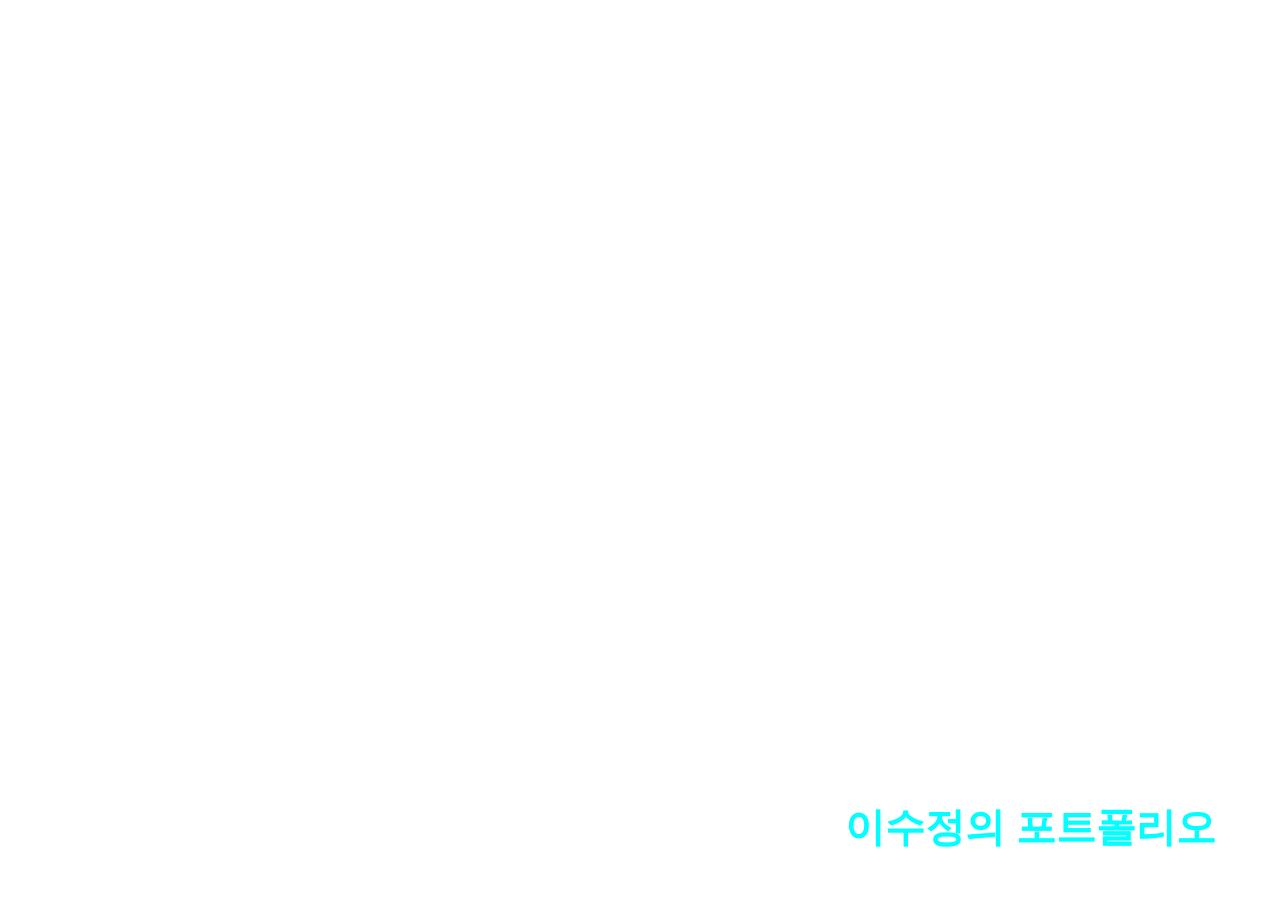
<file: index.html>
<!doctype html>
<html lang="ko">
  <head>
    <meta charset="UTF-8" />
    <meta http-equiv="X-UA-Compatible" content="IE=edge" />
    <meta name="viewport" content="width=device-width, initial-scale=1.0" />
    <meta name="description" content="게임 개발 교육 사이트" />
    <meta name="author" content="게임 개발 교육 팀" />
    <meta name="keywords" content="게임 개발, 교육, 튜토리얼" />

    <meta property="og:type" content="website" />
    <meta property="og:site_name" content="XXX의 문서창고" />
    <meta property="og:title" content="intro" />
    <meta property="og:description" content="게임 기획서 모음!" />
    <meta property="og:image" content="./name_seo.png" />
    <!-- 자신의 홈페이지 주소로 URL을 변경할 것!!! -->
    <meta property="og:url" content="https://sbsgameacademy01.netlify.app" />
    <link rel="stylesheet" href="/main.css" />
    <link rel="icon" type="image/x-icon" href="/favicon.ico" />
    <title>FreeView</title>
  </head>

  <body>
    <div style="position: fixed; z-index: -1; width: 100%; height: 100%">
           <!-- <iframe
        width="100%"
        height="100%"
        src="https://www.youtube.com/embed/6XGeJwsUP9c?si=xDtyFE08Fcg2meUK&autoplay=1&mute=1&loop=1&playlist=6XGeJwsUP9c"
        title="YouTube video player"
        frameborder="0"
        allow="
          accelerometer;
          autoplay;
          clipboard-write;
          encrypted-media;
          gyroscope;
          picture-in-picture;
          web-share;
        "
        referrerpolicy="strict-origin-when-cross-origin"
        allowfullscreen
      >
      </iframe> -->
      <iframe width="100%" height="100%" src="https://www.youtube.com/embed/Z36mI9amiX4?si=TBv00zvjvyKQapuH&autoplay=1&mute=1&loop=1&" 
      title="YouTube video player" frameborder="0" 
      allow="accelerometer; autoplay; clipboard-write; encrypted-media; gyroscope; picture-in-picture; web-share" 
      referrerpolicy="strict-origin-when-cross-origin" allowfullscreen></iframe>
    </div>
    <div>
      <a id="portfolio-link" href="/pages/index.html">이수정의 포트폴리오</a>
    </div>
  </body>
</html>

<!--
 학대(아이), 정신분열(성인남성), 괴롭힘(여성), 공황장애(남성)
 
-->
</file>
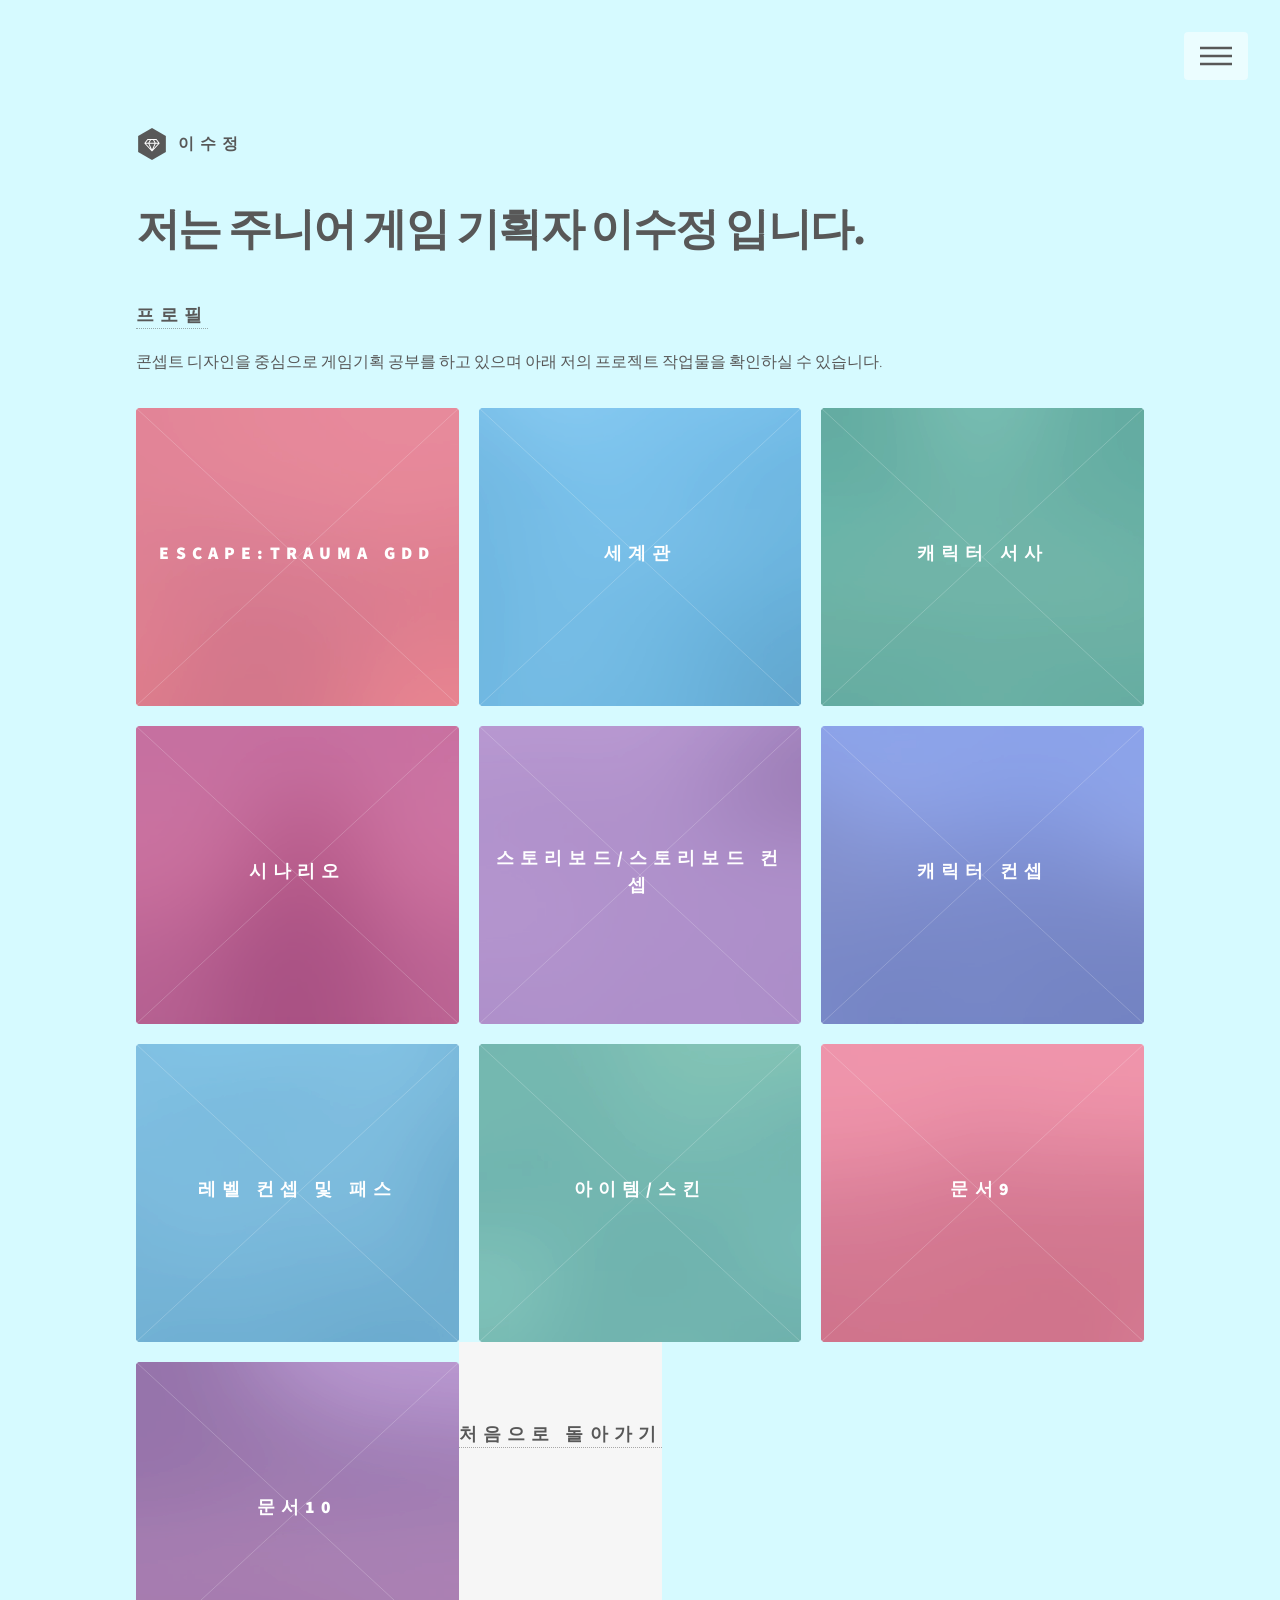
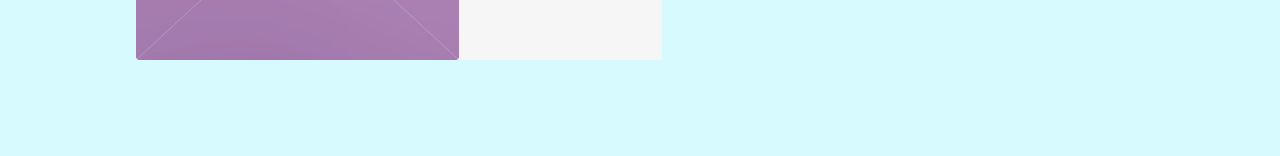
<file: pages/index.html>
<!doctype html>
<html>
  <head>
    <title>이수정의 문서창고</title>
    <meta charset="utf-8" />
    <meta
      name="viewport"
      content="width=device-width, initial-scale=1, user-scalable=no"
    />
    <link rel="stylesheet" href="assets/css/main.css" />
    <noscript
      ><link rel="stylesheet" href="assets/css/noscript.css"
    /></noscript>
  </head>
  <body class="is-preload">
    <!-- Wrapper -->
    <div id="wrapper">
      <!-- Header -->
      <header id="header">
        <div class="inner">
          <!-- Logo -->
          <a href="index.html" class="logo">
            <span class="symbol"><img src="images/logo.svg" alt="" /></span
            ><span class="title">이수정</span>
          </a>

          <!-- Nav -->
          <nav>
            <ul>
              <li><a href="#menu">Menu</a></li>
            </ul>
          </nav>
        </div>
      </header>

      <!-- Menu -->
      <nav id="menu">
        <h2>문서바로가기</h2>
        <ul>
          <li><a href="/pages/page01.html">문서1</a></li>
          <li><a href="/pages/page02.html">문서2</a></li>
          <li><a href="/pages/page03.html">문서3</a></li>
          <li><a href="/pages/page04.html">문서4</a></li>
          <li><a href="/pages/page05.html">문서5</a></li>
          <li><a href="/pages/page06.html">문서6</a></li>
          <li><a href="/pages/page07.html">문서7</a></li>
          <li><a href="/pages/page08.html">문서8</a></li>
          <li><a href="/pages/page09.html">문서9</a></li>
          <li><a href="/pages/page10.html">문서10</a></li>
          <li><a href="/pages/page11.html">문서11</a></li>
          <li><a href="/pages/page12.html">문서12</a></li>
          <li><a href="/pages/page13.html">문서13</a></li>
          <li><a href="/pages/page14.html">문서14</a></li>
          <li><a href="/pages/page15.html">문서1</a></li>
        </ul>
      </nav>

      <!-- Main -->
      <div id="main">
        <div class="inner">
          <header>
            <h1>저는 주니어 게임 기획자 이수정 입니다.<br /></h1>
            <h2>
              <a
                href="https://cultured-chili-978.notion.site/2cab61613903820fb4ff8113870d75d4?source=copy_link"
                >프로필</a
              >
            </h2>

            <p>
              콘셉트 디자인을 중심으로 게임기획 공부를 하고 있으며 아래 저의
              프로젝트 작업물을 확인하실 수 있습니다.
            </p>
          </header>
          <section class="tiles">
            <article class="style1">
              <span class="image">
                <img src="images/pic01.jpg" alt="" />
              </span>
              <a href="/pages/page01.html">
                <h2>Escape:Trauma GDD</h2>
                <div class="content">
                  <!-- <p>처음 작성한 GDD 입니다.</p> -->
                </div>
              </a>
            </article>
            <article class="style2">
              <span class="image">
                <img src="images/pic02.jpg" alt="" />
              </span>
              <a href="/pages/page02.html">
                <h2>세계관</h2>
                <div class="content">
                  <!-- <p>
                    Sed nisl arcu euismod sit amet nisi lorem etiam dolor
                    veroeros et feugiat.
                  </p> -->
                </div>
              </a>
            </article>
            <article class="style3">
              <span class="image">
                <img src="images/pic03.jpg" alt="" />
              </span>
              <a href="/pages/page03.html">
                <h2>캐릭터 서사</h2>
                <div class="content">
                  <!-- <p>
                    Sed nisl arcu euismod sit amet nisi lorem etiam dolor
                    veroeros et feugiat.
                  </p> -->
                </div>
              </a>
            </article>
            <article class="style4">
              <span class="image">
                <img src="images/pic04.jpg" alt="" />
              </span>
              <a href="/pages/page04.html">
                <h2>시나리오</h2>
                <div class="content">
                  <!-- <p>
                    Sed nisl arcu euismod sit amet nisi lorem etiam dolor
                    veroeros et feugiat.
                  </p> -->
                </div>
              </a>
            </article>
            <article class="style5">
              <span class="image">
                <img src="images/pic05.jpg" alt="" />
              </span>
              <a href="/pages/page05.html">
                <h2>스토리보드/스토리보드 컨셉</h2>
                <div class="content">
                  <!-- <p>
                    Sed nisl arcu euismod sit amet nisi lorem etiam dolor
                    veroeros et feugiat.
                  </p> -->
                </div>
              </a>
            </article>
            <article class="style6">
              <span class="image">
                <img src="images/pic06.jpg" alt="" />
              </span>
              <a href="/pages/page06.html">
                <h2>캐릭터 컨셉</h2>
                <div class="content">
                  <!-- <p>
                    Sed nisl arcu euismod sit amet nisi lorem etiam dolor
                    veroeros et feugiat.
                  </p> -->
                </div>
              </a>
            </article>
            <article class="style2">
              <span class="image">
                <img src="images/pic07.jpg" alt="" />
              </span>
              <a href="/pages/page07.html">
                <h2>레벨 컨셉 및 패스</h2>
                <div class="content">
                  <!-- <p>
                    Sed nisl arcu euismod sit amet nisi lorem etiam dolor
                    veroeros et feugiat.
                  </p> -->
                </div>
              </a>
            </article>
            <article class="style3">
              <span class="image">
                <img src="images/pic08.jpg" alt="" />
              </span>
              <a href="/pages/page08.html">
                <h2>아이템/스킨</h2>
                <div class="content">
                  <!-- <p>
                    Sed nisl arcu euismod sit amet nisi lorem etiam dolor
                    veroeros et feugiat.
                  </p> -->
                </div>
              </a>
            </article>
            <article class="style1">
              <span class="image">
                <img src="images/pic09.jpg" alt="" />
              </span>
              <a href="/pages/page09.html">
                <h2>문서9</h2>
                <div class="content">
                  <p>
                    Sed nisl arcu euismod sit amet nisi lorem etiam dolor
                    veroeros et feugiat.
                  </p>
                </div>
              </a>
            </article>
            <article class="style5">
              <span class="image">
                <img src="images/pic10.jpg" alt="" />
              </span>
              <a href="/pages/page10.html">
                <h2>문서10</h2>
                <div class="content">
                  <p>
                    Sed nisl arcu euismod sit amet nisi lorem etiam dolor
                    veroeros et feugiat.
                  </p>
                </div>
              </a>
            </article>
      <!-- Footer -->
      <footer id="footer">
        <div class="inner">
          <h2>
            <a href="/index.html">처음으로 돌아가기</a>
          </h2>
        </div>
      </footer>
    </div>

    <!-- Scripts -->
    <script src="assets/js/jquery.min.js"></script>
    <script src="assets/js/browser.min.js"></script>
    <script src="assets/js/breakpoints.min.js"></script>
    <script src="assets/js/util.js"></script>
    <script src="assets/js/main.js"></script>
  </body>
</html>
</file>
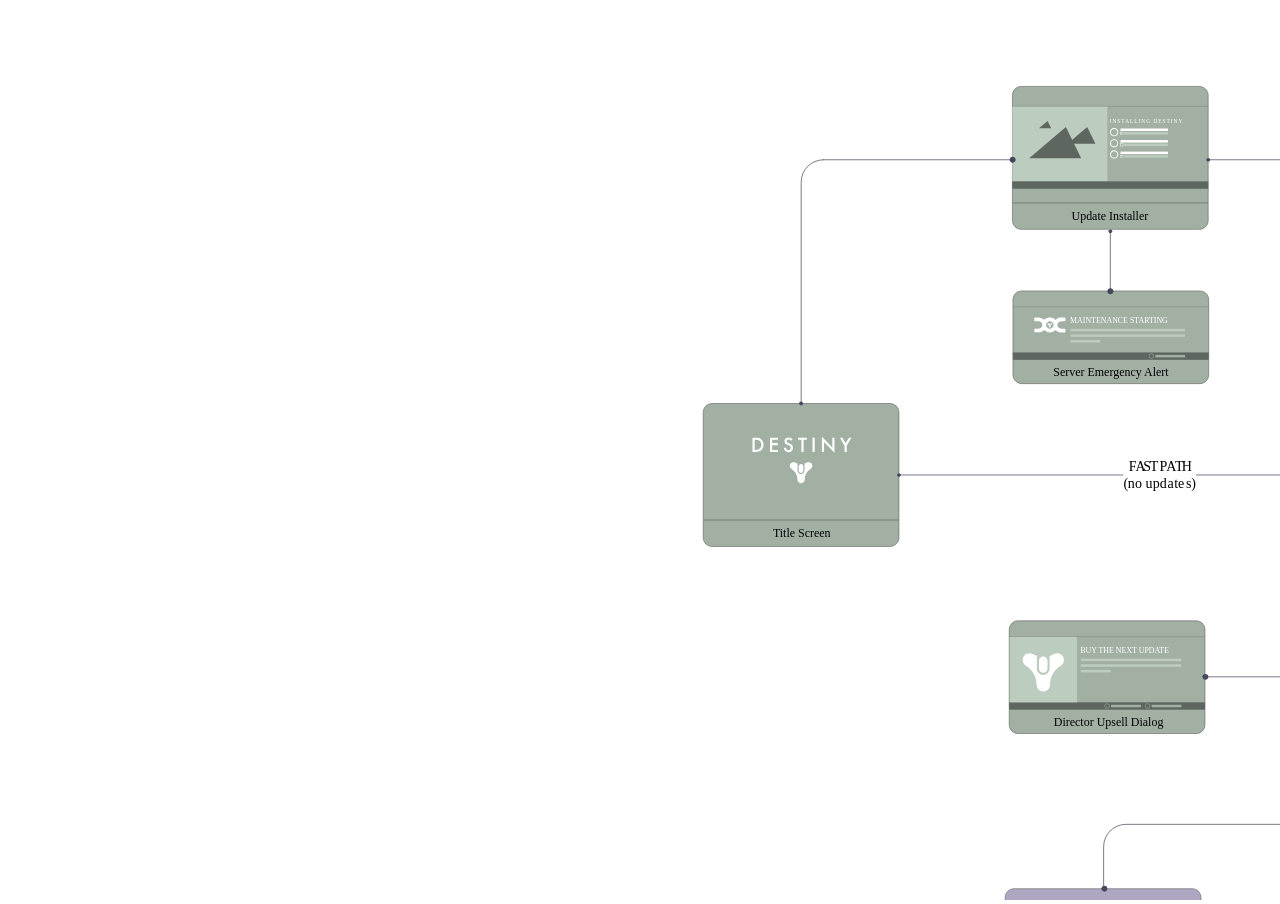
<file: pages/page11.html>
<!doctype html>
<html lang="ko">
  <head>
    <meta charset="UTF-8" />
    <meta name="viewport" content="width=device-width, initial-scale=1.0" />
    <title>문서1</title>
    <style>
      #myPDF {
        width: 100%;
        height: 100vh;
      }

      body {
        margin: 0;
        padding: 0;
        overflow: hidden;
      }
    </style>
  </head>
  <body>
    <iframe
      title="document"
      id="myPDF"
      src="/contents/Destiny_flowchart_v9.svg"
      frameborder="0"
    ></iframe>
  </body>
</html>
</file>
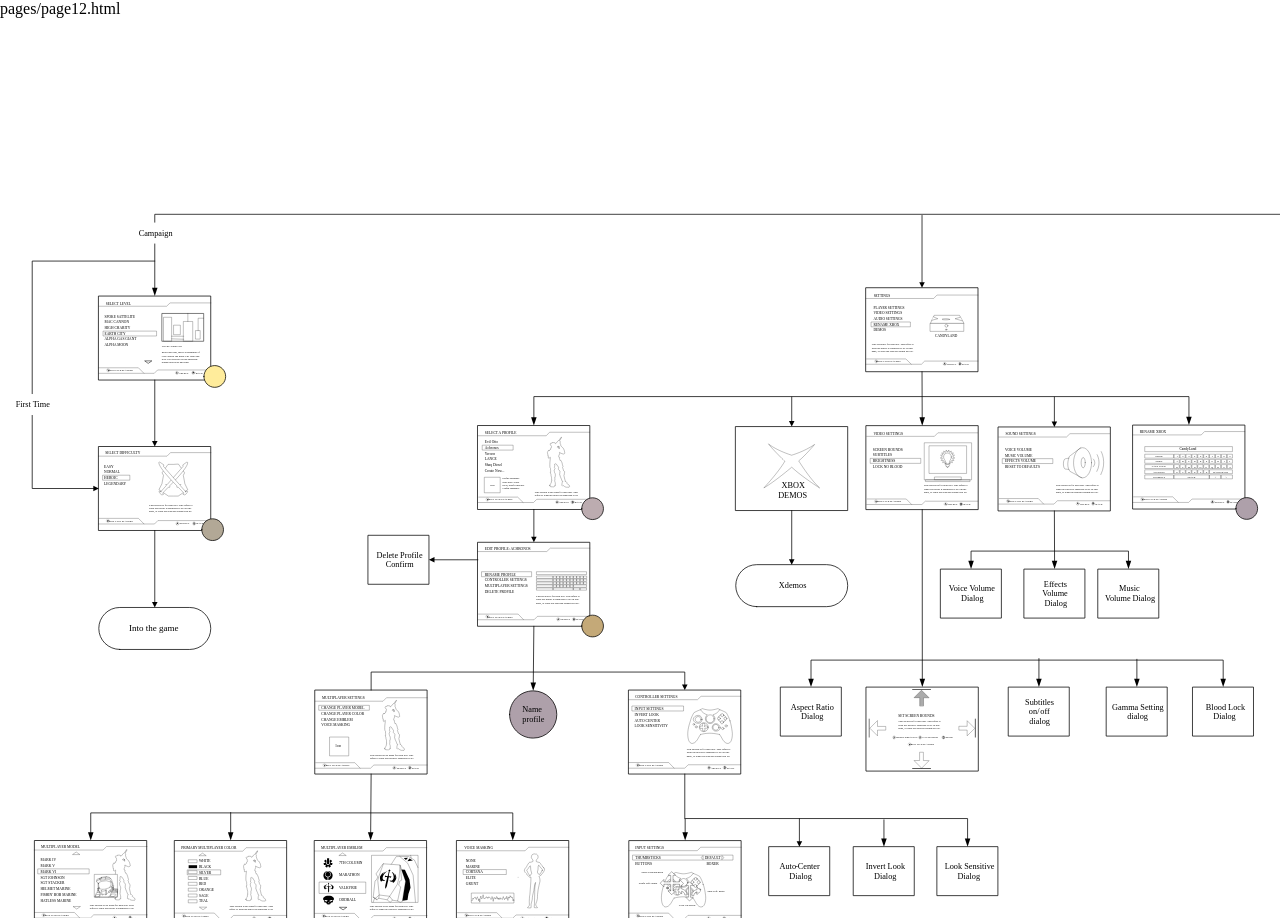
<file: pages/page12.html>
pages/page12.html<!doctype html>
<html lang="ko">
  <head>
    <meta charset="UTF-8" />
    <meta name="viewport" content="width=device-width, initial-scale=1.0" />
    <title>문서1</title>
    <style>
      #myPDF {
        width: 100%;
        height: 100vh;
      }

      body {
        margin: 0;
        padding: 0;
        overflow: hidden;
      }
    </style>
  </head>
  <body>
    <iframe
      title="document"
      id="myPDF"
      src="/contents/halo2_for+plotter.svg"
      frameborder="0"
    ></iframe>
  </body>
</html>
</file>
<file: main.css>
body {
  padding: 0;
  margin: 0;
  height: 100vh;
}

#portfolio-link {
  /* display: flex; */
  position: fixed;
  right: 5%;
  bottom: 5%;
  color: rgb(0, 255, 255);
  text-decoration: none;
  font-family:
    "Lucida Sans", "Lucida Sans Regular", "Lucida Grande",
    "Lucida Sans Unicode", Geneva, Verdana, sans-serif;
  font-size: 2.5rem;
  font-weight: 800;
  font-style: normal;
}
</file>
<file: pages/assets/css/noscript.css>
/*
	Phantom by HTML5 UP
	html5up.net | @ajlkn
	Free for personal and commercial use under the CCA 3.0 license (html5up.net/license)
*/

/* Tiles */

	body.is-preload .tiles article {
		-moz-transform: none;
		-webkit-transform: none;
		-ms-transform: none;
		transform: none;
		opacity: 1;
	}
</file>
<file: pages/assets/css/main.css>
@import url(fontawesome-all.min.css);
@import url("https://fonts.googleapis.com/css?family=Source+Sans+Pro:300,700,900");

/*
	Phantom by HTML5 UP
	html5up.net | @ajlkn
	Free for personal and commercial use under the CCA 3.0 license (html5up.net/license)
*/

html,
body,
div,
span,
applet,
object,
iframe,
h1,
h2,
h3,
h4,
h5,
h6,
p,
blockquote,
pre,
a,
abbr,
acronym,
address,
big,
cite,
code,
del,
dfn,
em,
img,
ins,
kbd,
q,
s,
samp,
small,
strike,
strong,
sub,
sup,
tt,
var,
b,
u,
i,
center,
dl,
dt,
dd,
ol,
ul,
li,
fieldset,
form,
label,
legend,
table,
caption,
tbody,
tfoot,
thead,
tr,
th,
td,
article,
aside,
canvas,
details,
embed,
figure,
figcaption,
footer,
header,
hgroup,
menu,
nav,
output,
ruby,
section,
summary,
time,
mark,
audio,
video {
  margin: 0;
  padding: 0;
  border: 0;
  font-size: 100%;
  font: inherit;
  vertical-align: baseline;
}

article,
aside,
details,
figcaption,
figure,
footer,
header,
hgroup,
menu,
nav,
section {
  display: block;
}

body {
  line-height: 1;
}

ol,
ul {
  list-style: none;
}

blockquote,
q {
  quotes: none;
}

blockquote:before,
blockquote:after,
q:before,
q:after {
  content: "";
  content: none;
}

table {
  border-collapse: collapse;
  border-spacing: 0;
}

body {
  -webkit-text-size-adjust: none;
}

mark {
  background-color: transparent;
  color: inherit;
}

input::-moz-focus-inner {
  border: 0;
  padding: 0;
}

input,
select,
textarea {
  -moz-appearance: none;
  -webkit-appearance: none;
  -ms-appearance: none;
  appearance: none;
}

/* Basic */

@-ms-viewport {
  width: device-width;
}

body {
  -ms-overflow-style: scrollbar;
}

@media screen and (max-width: 480px) {
  html,
  body {
    min-width: 320px;
  }
}

html {
  box-sizing: border-box;
}

*,
*:before,
*:after {
  box-sizing: inherit;
}

body {
  background: #d6faff;
}

body.is-preload *,
body.is-preload *:before,
body.is-preload *:after {
  -moz-animation: none !important;
  -webkit-animation: none !important;
  -ms-animation: none !important;
  animation: none !important;
  -moz-transition: none !important;
  -webkit-transition: none !important;
  -ms-transition: none !important;
  transition: none !important;
}

/* Type */

body,
input,
select,
textarea {
  color: #585858;
  font-family: "Source Sans Pro", Helvetica, sans-serif;
  font-size: 16pt;
  font-weight: 300;
  line-height: 1.75;
}

@media screen and (max-width: 1680px) {
  body,
  input,
  select,
  textarea {
    font-size: 14pt;
  }
}

@media screen and (max-width: 1280px) {
  body,
  input,
  select,
  textarea {
    font-size: 12pt;
  }
}

a {
  -moz-transition:
    border-bottom-color 0.2s ease,
    color 0.2s ease;
  -webkit-transition:
    border-bottom-color 0.2s ease,
    color 0.2s ease;
  -ms-transition:
    border-bottom-color 0.2s ease,
    color 0.2s ease;
  transition:
    border-bottom-color 0.2s ease,
    color 0.2s ease;
  text-decoration: none;
  color: #585858;
  border-bottom: dotted 1px rgba(88, 88, 88, 0.5);
}

a:hover {
  border-bottom-color: transparent;
  color: #67f20a !important;
}

strong,
b {
  font-weight: 900;
}

em,
i {
  font-style: italic;
}

p {
  margin: 0 0 2em 0;
}

h1 {
  font-size: 2.75em;
  font-weight: 700;
  line-height: 1.3;
  margin: 0 0 1em 0;
  letter-spacing: -0.035em;
}

h1 a {
  color: inherit;
}

@media screen and (max-width: 736px) {
  h1 {
    font-size: 2em;
    margin: 0 0 1em 0;
  }
}

@media screen and (max-width: 360px) {
  h1 {
    font-size: 1.75em;
  }
}

h2,
h3,
h4,
h5,
h6 {
  font-weight: 900;
  line-height: 1.5;
  margin: 0 0 2em 0;
  text-transform: uppercase;
  letter-spacing: 0.35em;
}

h2 a,
h3 a,
h4 a,
h5 a,
h6 a {
  color: inherit;
}

h2 {
  font-size: 1.1em;
}

h3 {
  font-size: 1em;
}

h4 {
  font-size: 0.8em;
}

h5 {
  font-size: 0.8em;
}

h6 {
  font-size: 0.8em;
}

@media screen and (max-width: 980px) {
  h1 br,
  h2 br,
  h3 br,
  h4 br,
  h5 br,
  h6 br {
    display: none;
  }
}

@media screen and (max-width: 736px) {
  h2 {
    font-size: 1em;
  }

  h3 {
    font-size: 0.8em;
  }
}

sub {
  font-size: 0.8em;
  position: relative;
  top: 0.5em;
}

sup {
  font-size: 0.8em;
  position: relative;
  top: -0.5em;
}

blockquote {
  border-left: solid 4px #c9c9c9;
  font-style: italic;
  margin: 0 0 2em 0;
  padding: 0.5em 0 0.5em 2em;
}

code {
  background: rgba(144, 144, 144, 0.075);
  border-radius: 4px;
  border: solid 1px #c9c9c9;
  font-family: "Courier New", monospace;
  font-size: 0.9em;
  margin: 0 0.25em;
  padding: 0.25em 0.65em;
}

pre {
  -webkit-overflow-scrolling: touch;
  font-family: "Courier New", monospace;
  font-size: 0.9em;
  margin: 0 0 2em 0;
}

pre code {
  display: block;
  line-height: 1.75;
  padding: 1em 1.5em;
  overflow-x: auto;
}

hr {
  border: 0;
  border-bottom: solid 1px #c9c9c9;
  margin: 2em 0;
}

hr.major {
  margin: 3em 0;
}

.align-left {
  text-align: left;
}

.align-center {
  text-align: center;
}

.align-right {
  text-align: right;
}

/* Row */

.row {
  display: flex;
  flex-wrap: wrap;
  box-sizing: border-box;
  align-items: stretch;
}

.row > * {
  box-sizing: border-box;
}

.row.gtr-uniform > * > :last-child {
  margin-bottom: 0;
}

.row.aln-left {
  justify-content: flex-start;
}

.row.aln-center {
  justify-content: center;
}

.row.aln-right {
  justify-content: flex-end;
}

.row.aln-top {
  align-items: flex-start;
}

.row.aln-middle {
  align-items: center;
}

.row.aln-bottom {
  align-items: flex-end;
}

.row > .imp {
  order: -1;
}

.row > .col-1 {
  width: 8.33333%;
}

.row > .off-1 {
  margin-left: 8.33333%;
}

.row > .col-2 {
  width: 16.66667%;
}

.row > .off-2 {
  margin-left: 16.66667%;
}

.row > .col-3 {
  width: 25%;
}

.row > .off-3 {
  margin-left: 25%;
}

.row > .col-4 {
  width: 33.33333%;
}

.row > .off-4 {
  margin-left: 33.33333%;
}

.row > .col-5 {
  width: 41.66667%;
}

.row > .off-5 {
  margin-left: 41.66667%;
}

.row > .col-6 {
  width: 50%;
}

.row > .off-6 {
  margin-left: 50%;
}

.row > .col-7 {
  width: 58.33333%;
}

.row > .off-7 {
  margin-left: 58.33333%;
}

.row > .col-8 {
  width: 66.66667%;
}

.row > .off-8 {
  margin-left: 66.66667%;
}

.row > .col-9 {
  width: 75%;
}

.row > .off-9 {
  margin-left: 75%;
}

.row > .col-10 {
  width: 83.33333%;
}

.row > .off-10 {
  margin-left: 83.33333%;
}

.row > .col-11 {
  width: 91.66667%;
}

.row > .off-11 {
  margin-left: 91.66667%;
}

.row > .col-12 {
  width: 100%;
}

.row > .off-12 {
  margin-left: 100%;
}

.row.gtr-0 {
  margin-top: 0;
  margin-left: 0em;
}

.row.gtr-0 > * {
  padding: 0 0 0 0em;
}

.row.gtr-0.gtr-uniform {
  margin-top: 0em;
}

.row.gtr-0.gtr-uniform > * {
  padding-top: 0em;
}

.row.gtr-25 {
  margin-top: 0;
  margin-left: -0.5em;
}

.row.gtr-25 > * {
  padding: 0 0 0 0.5em;
}

.row.gtr-25.gtr-uniform {
  margin-top: -0.5em;
}

.row.gtr-25.gtr-uniform > * {
  padding-top: 0.5em;
}

.row.gtr-50 {
  margin-top: 0;
  margin-left: -1em;
}

.row.gtr-50 > * {
  padding: 0 0 0 1em;
}

.row.gtr-50.gtr-uniform {
  margin-top: -1em;
}

.row.gtr-50.gtr-uniform > * {
  padding-top: 1em;
}

.row {
  margin-top: 0;
  margin-left: -2em;
}

.row > * {
  padding: 0 0 0 2em;
}

.row.gtr-uniform {
  margin-top: -2em;
}

.row.gtr-uniform > * {
  padding-top: 2em;
}

.row.gtr-150 {
  margin-top: 0;
  margin-left: -3em;
}

.row.gtr-150 > * {
  padding: 0 0 0 3em;
}

.row.gtr-150.gtr-uniform {
  margin-top: -3em;
}

.row.gtr-150.gtr-uniform > * {
  padding-top: 3em;
}

.row.gtr-200 {
  margin-top: 0;
  margin-left: -4em;
}

.row.gtr-200 > * {
  padding: 0 0 0 4em;
}

.row.gtr-200.gtr-uniform {
  margin-top: -4em;
}

.row.gtr-200.gtr-uniform > * {
  padding-top: 4em;
}

@media screen and (max-width: 1680px) {
  .row {
    display: flex;
    flex-wrap: wrap;
    box-sizing: border-box;
    align-items: stretch;
  }

  .row > * {
    box-sizing: border-box;
  }

  .row.gtr-uniform > * > :last-child {
    margin-bottom: 0;
  }

  .row.aln-left {
    justify-content: flex-start;
  }

  .row.aln-center {
    justify-content: center;
  }

  .row.aln-right {
    justify-content: flex-end;
  }

  .row.aln-top {
    align-items: flex-start;
  }

  .row.aln-middle {
    align-items: center;
  }

  .row.aln-bottom {
    align-items: flex-end;
  }

  .row > .imp-xlarge {
    order: -1;
  }

  .row > .col-1-xlarge {
    width: 8.33333%;
  }

  .row > .off-1-xlarge {
    margin-left: 8.33333%;
  }

  .row > .col-2-xlarge {
    width: 16.66667%;
  }

  .row > .off-2-xlarge {
    margin-left: 16.66667%;
  }

  .row > .col-3-xlarge {
    width: 25%;
  }

  .row > .off-3-xlarge {
    margin-left: 25%;
  }

  .row > .col-4-xlarge {
    width: 33.33333%;
  }

  .row > .off-4-xlarge {
    margin-left: 33.33333%;
  }

  .row > .col-5-xlarge {
    width: 41.66667%;
  }

  .row > .off-5-xlarge {
    margin-left: 41.66667%;
  }

  .row > .col-6-xlarge {
    width: 50%;
  }

  .row > .off-6-xlarge {
    margin-left: 50%;
  }

  .row > .col-7-xlarge {
    width: 58.33333%;
  }

  .row > .off-7-xlarge {
    margin-left: 58.33333%;
  }

  .row > .col-8-xlarge {
    width: 66.66667%;
  }

  .row > .off-8-xlarge {
    margin-left: 66.66667%;
  }

  .row > .col-9-xlarge {
    width: 75%;
  }

  .row > .off-9-xlarge {
    margin-left: 75%;
  }

  .row > .col-10-xlarge {
    width: 83.33333%;
  }

  .row > .off-10-xlarge {
    margin-left: 83.33333%;
  }

  .row > .col-11-xlarge {
    width: 91.66667%;
  }

  .row > .off-11-xlarge {
    margin-left: 91.66667%;
  }

  .row > .col-12-xlarge {
    width: 100%;
  }

  .row > .off-12-xlarge {
    margin-left: 100%;
  }

  .row.gtr-0 {
    margin-top: 0;
    margin-left: 0em;
  }

  .row.gtr-0 > * {
    padding: 0 0 0 0em;
  }

  .row.gtr-0.gtr-uniform {
    margin-top: 0em;
  }

  .row.gtr-0.gtr-uniform > * {
    padding-top: 0em;
  }

  .row.gtr-25 {
    margin-top: 0;
    margin-left: -0.5em;
  }

  .row.gtr-25 > * {
    padding: 0 0 0 0.5em;
  }

  .row.gtr-25.gtr-uniform {
    margin-top: -0.5em;
  }

  .row.gtr-25.gtr-uniform > * {
    padding-top: 0.5em;
  }

  .row.gtr-50 {
    margin-top: 0;
    margin-left: -1em;
  }

  .row.gtr-50 > * {
    padding: 0 0 0 1em;
  }

  .row.gtr-50.gtr-uniform {
    margin-top: -1em;
  }

  .row.gtr-50.gtr-uniform > * {
    padding-top: 1em;
  }

  .row {
    margin-top: 0;
    margin-left: -2em;
  }

  .row > * {
    padding: 0 0 0 2em;
  }

  .row.gtr-uniform {
    margin-top: -2em;
  }

  .row.gtr-uniform > * {
    padding-top: 2em;
  }

  .row.gtr-150 {
    margin-top: 0;
    margin-left: -3em;
  }

  .row.gtr-150 > * {
    padding: 0 0 0 3em;
  }

  .row.gtr-150.gtr-uniform {
    margin-top: -3em;
  }

  .row.gtr-150.gtr-uniform > * {
    padding-top: 3em;
  }

  .row.gtr-200 {
    margin-top: 0;
    margin-left: -4em;
  }

  .row.gtr-200 > * {
    padding: 0 0 0 4em;
  }

  .row.gtr-200.gtr-uniform {
    margin-top: -4em;
  }

  .row.gtr-200.gtr-uniform > * {
    padding-top: 4em;
  }
}

@media screen and (max-width: 1280px) {
  .row {
    display: flex;
    flex-wrap: wrap;
    box-sizing: border-box;
    align-items: stretch;
  }

  .row > * {
    box-sizing: border-box;
  }

  .row.gtr-uniform > * > :last-child {
    margin-bottom: 0;
  }

  .row.aln-left {
    justify-content: flex-start;
  }

  .row.aln-center {
    justify-content: center;
  }

  .row.aln-right {
    justify-content: flex-end;
  }

  .row.aln-top {
    align-items: flex-start;
  }

  .row.aln-middle {
    align-items: center;
  }

  .row.aln-bottom {
    align-items: flex-end;
  }

  .row > .imp-large {
    order: -1;
  }

  .row > .col-1-large {
    width: 8.33333%;
  }

  .row > .off-1-large {
    margin-left: 8.33333%;
  }

  .row > .col-2-large {
    width: 16.66667%;
  }

  .row > .off-2-large {
    margin-left: 16.66667%;
  }

  .row > .col-3-large {
    width: 25%;
  }

  .row > .off-3-large {
    margin-left: 25%;
  }

  .row > .col-4-large {
    width: 33.33333%;
  }

  .row > .off-4-large {
    margin-left: 33.33333%;
  }

  .row > .col-5-large {
    width: 41.66667%;
  }

  .row > .off-5-large {
    margin-left: 41.66667%;
  }

  .row > .col-6-large {
    width: 50%;
  }

  .row > .off-6-large {
    margin-left: 50%;
  }

  .row > .col-7-large {
    width: 58.33333%;
  }

  .row > .off-7-large {
    margin-left: 58.33333%;
  }

  .row > .col-8-large {
    width: 66.66667%;
  }

  .row > .off-8-large {
    margin-left: 66.66667%;
  }

  .row > .col-9-large {
    width: 75%;
  }

  .row > .off-9-large {
    margin-left: 75%;
  }

  .row > .col-10-large {
    width: 83.33333%;
  }

  .row > .off-10-large {
    margin-left: 83.33333%;
  }

  .row > .col-11-large {
    width: 91.66667%;
  }

  .row > .off-11-large {
    margin-left: 91.66667%;
  }

  .row > .col-12-large {
    width: 100%;
  }

  .row > .off-12-large {
    margin-left: 100%;
  }

  .row.gtr-0 {
    margin-top: 0;
    margin-left: 0em;
  }

  .row.gtr-0 > * {
    padding: 0 0 0 0em;
  }

  .row.gtr-0.gtr-uniform {
    margin-top: 0em;
  }

  .row.gtr-0.gtr-uniform > * {
    padding-top: 0em;
  }

  .row.gtr-25 {
    margin-top: 0;
    margin-left: -0.5em;
  }

  .row.gtr-25 > * {
    padding: 0 0 0 0.5em;
  }

  .row.gtr-25.gtr-uniform {
    margin-top: -0.5em;
  }

  .row.gtr-25.gtr-uniform > * {
    padding-top: 0.5em;
  }

  .row.gtr-50 {
    margin-top: 0;
    margin-left: -1em;
  }

  .row.gtr-50 > * {
    padding: 0 0 0 1em;
  }

  .row.gtr-50.gtr-uniform {
    margin-top: -1em;
  }

  .row.gtr-50.gtr-uniform > * {
    padding-top: 1em;
  }

  .row {
    margin-top: 0;
    margin-left: -2em;
  }

  .row > * {
    padding: 0 0 0 2em;
  }

  .row.gtr-uniform {
    margin-top: -2em;
  }

  .row.gtr-uniform > * {
    padding-top: 2em;
  }

  .row.gtr-150 {
    margin-top: 0;
    margin-left: -3em;
  }

  .row.gtr-150 > * {
    padding: 0 0 0 3em;
  }

  .row.gtr-150.gtr-uniform {
    margin-top: -3em;
  }

  .row.gtr-150.gtr-uniform > * {
    padding-top: 3em;
  }

  .row.gtr-200 {
    margin-top: 0;
    margin-left: -4em;
  }

  .row.gtr-200 > * {
    padding: 0 0 0 4em;
  }

  .row.gtr-200.gtr-uniform {
    margin-top: -4em;
  }

  .row.gtr-200.gtr-uniform > * {
    padding-top: 4em;
  }
}

@media screen and (max-width: 980px) {
  .row {
    display: flex;
    flex-wrap: wrap;
    box-sizing: border-box;
    align-items: stretch;
  }

  .row > * {
    box-sizing: border-box;
  }

  .row.gtr-uniform > * > :last-child {
    margin-bottom: 0;
  }

  .row.aln-left {
    justify-content: flex-start;
  }

  .row.aln-center {
    justify-content: center;
  }

  .row.aln-right {
    justify-content: flex-end;
  }

  .row.aln-top {
    align-items: flex-start;
  }

  .row.aln-middle {
    align-items: center;
  }

  .row.aln-bottom {
    align-items: flex-end;
  }

  .row > .imp-medium {
    order: -1;
  }

  .row > .col-1-medium {
    width: 8.33333%;
  }

  .row > .off-1-medium {
    margin-left: 8.33333%;
  }

  .row > .col-2-medium {
    width: 16.66667%;
  }

  .row > .off-2-medium {
    margin-left: 16.66667%;
  }

  .row > .col-3-medium {
    width: 25%;
  }

  .row > .off-3-medium {
    margin-left: 25%;
  }

  .row > .col-4-medium {
    width: 33.33333%;
  }

  .row > .off-4-medium {
    margin-left: 33.33333%;
  }

  .row > .col-5-medium {
    width: 41.66667%;
  }

  .row > .off-5-medium {
    margin-left: 41.66667%;
  }

  .row > .col-6-medium {
    width: 50%;
  }

  .row > .off-6-medium {
    margin-left: 50%;
  }

  .row > .col-7-medium {
    width: 58.33333%;
  }

  .row > .off-7-medium {
    margin-left: 58.33333%;
  }

  .row > .col-8-medium {
    width: 66.66667%;
  }

  .row > .off-8-medium {
    margin-left: 66.66667%;
  }

  .row > .col-9-medium {
    width: 75%;
  }

  .row > .off-9-medium {
    margin-left: 75%;
  }

  .row > .col-10-medium {
    width: 83.33333%;
  }

  .row > .off-10-medium {
    margin-left: 83.33333%;
  }

  .row > .col-11-medium {
    width: 91.66667%;
  }

  .row > .off-11-medium {
    margin-left: 91.66667%;
  }

  .row > .col-12-medium {
    width: 100%;
  }

  .row > .off-12-medium {
    margin-left: 100%;
  }

  .row.gtr-0 {
    margin-top: 0;
    margin-left: 0em;
  }

  .row.gtr-0 > * {
    padding: 0 0 0 0em;
  }

  .row.gtr-0.gtr-uniform {
    margin-top: 0em;
  }

  .row.gtr-0.gtr-uniform > * {
    padding-top: 0em;
  }

  .row.gtr-25 {
    margin-top: 0;
    margin-left: -0.375em;
  }

  .row.gtr-25 > * {
    padding: 0 0 0 0.375em;
  }

  .row.gtr-25.gtr-uniform {
    margin-top: -0.375em;
  }

  .row.gtr-25.gtr-uniform > * {
    padding-top: 0.375em;
  }

  .row.gtr-50 {
    margin-top: 0;
    margin-left: -0.75em;
  }

  .row.gtr-50 > * {
    padding: 0 0 0 0.75em;
  }

  .row.gtr-50.gtr-uniform {
    margin-top: -0.75em;
  }

  .row.gtr-50.gtr-uniform > * {
    padding-top: 0.75em;
  }

  .row {
    margin-top: 0;
    margin-left: -1.5em;
  }

  .row > * {
    padding: 0 0 0 1.5em;
  }

  .row.gtr-uniform {
    margin-top: -1.5em;
  }

  .row.gtr-uniform > * {
    padding-top: 1.5em;
  }

  .row.gtr-150 {
    margin-top: 0;
    margin-left: -2.25em;
  }

  .row.gtr-150 > * {
    padding: 0 0 0 2.25em;
  }

  .row.gtr-150.gtr-uniform {
    margin-top: -2.25em;
  }

  .row.gtr-150.gtr-uniform > * {
    padding-top: 2.25em;
  }

  .row.gtr-200 {
    margin-top: 0;
    margin-left: -3em;
  }

  .row.gtr-200 > * {
    padding: 0 0 0 3em;
  }

  .row.gtr-200.gtr-uniform {
    margin-top: -3em;
  }

  .row.gtr-200.gtr-uniform > * {
    padding-top: 3em;
  }
}

@media screen and (max-width: 736px) {
  .row {
    display: flex;
    flex-wrap: wrap;
    box-sizing: border-box;
    align-items: stretch;
  }

  .row > * {
    box-sizing: border-box;
  }

  .row.gtr-uniform > * > :last-child {
    margin-bottom: 0;
  }

  .row.aln-left {
    justify-content: flex-start;
  }

  .row.aln-center {
    justify-content: center;
  }

  .row.aln-right {
    justify-content: flex-end;
  }

  .row.aln-top {
    align-items: flex-start;
  }

  .row.aln-middle {
    align-items: center;
  }

  .row.aln-bottom {
    align-items: flex-end;
  }

  .row > .imp-small {
    order: -1;
  }

  .row > .col-1-small {
    width: 8.33333%;
  }

  .row > .off-1-small {
    margin-left: 8.33333%;
  }

  .row > .col-2-small {
    width: 16.66667%;
  }

  .row > .off-2-small {
    margin-left: 16.66667%;
  }

  .row > .col-3-small {
    width: 25%;
  }

  .row > .off-3-small {
    margin-left: 25%;
  }

  .row > .col-4-small {
    width: 33.33333%;
  }

  .row > .off-4-small {
    margin-left: 33.33333%;
  }

  .row > .col-5-small {
    width: 41.66667%;
  }

  .row > .off-5-small {
    margin-left: 41.66667%;
  }

  .row > .col-6-small {
    width: 50%;
  }

  .row > .off-6-small {
    margin-left: 50%;
  }

  .row > .col-7-small {
    width: 58.33333%;
  }

  .row > .off-7-small {
    margin-left: 58.33333%;
  }

  .row > .col-8-small {
    width: 66.66667%;
  }

  .row > .off-8-small {
    margin-left: 66.66667%;
  }

  .row > .col-9-small {
    width: 75%;
  }

  .row > .off-9-small {
    margin-left: 75%;
  }

  .row > .col-10-small {
    width: 83.33333%;
  }

  .row > .off-10-small {
    margin-left: 83.33333%;
  }

  .row > .col-11-small {
    width: 91.66667%;
  }

  .row > .off-11-small {
    margin-left: 91.66667%;
  }

  .row > .col-12-small {
    width: 100%;
  }

  .row > .off-12-small {
    margin-left: 100%;
  }

  .row.gtr-0 {
    margin-top: 0;
    margin-left: 0em;
  }

  .row.gtr-0 > * {
    padding: 0 0 0 0em;
  }

  .row.gtr-0.gtr-uniform {
    margin-top: 0em;
  }

  .row.gtr-0.gtr-uniform > * {
    padding-top: 0em;
  }

  .row.gtr-25 {
    margin-top: 0;
    margin-left: -0.25em;
  }

  .row.gtr-25 > * {
    padding: 0 0 0 0.25em;
  }

  .row.gtr-25.gtr-uniform {
    margin-top: -0.25em;
  }

  .row.gtr-25.gtr-uniform > * {
    padding-top: 0.25em;
  }

  .row.gtr-50 {
    margin-top: 0;
    margin-left: -0.5em;
  }

  .row.gtr-50 > * {
    padding: 0 0 0 0.5em;
  }

  .row.gtr-50.gtr-uniform {
    margin-top: -0.5em;
  }

  .row.gtr-50.gtr-uniform > * {
    padding-top: 0.5em;
  }

  .row {
    margin-top: 0;
    margin-left: -1em;
  }

  .row > * {
    padding: 0 0 0 1em;
  }

  .row.gtr-uniform {
    margin-top: -1em;
  }

  .row.gtr-uniform > * {
    padding-top: 1em;
  }

  .row.gtr-150 {
    margin-top: 0;
    margin-left: -1.5em;
  }

  .row.gtr-150 > * {
    padding: 0 0 0 1.5em;
  }

  .row.gtr-150.gtr-uniform {
    margin-top: -1.5em;
  }

  .row.gtr-150.gtr-uniform > * {
    padding-top: 1.5em;
  }

  .row.gtr-200 {
    margin-top: 0;
    margin-left: -2em;
  }

  .row.gtr-200 > * {
    padding: 0 0 0 2em;
  }

  .row.gtr-200.gtr-uniform {
    margin-top: -2em;
  }

  .row.gtr-200.gtr-uniform > * {
    padding-top: 2em;
  }
}

@media screen and (max-width: 480px) {
  .row {
    display: flex;
    flex-wrap: wrap;
    box-sizing: border-box;
    align-items: stretch;
  }

  .row > * {
    box-sizing: border-box;
  }

  .row.gtr-uniform > * > :last-child {
    margin-bottom: 0;
  }

  .row.aln-left {
    justify-content: flex-start;
  }

  .row.aln-center {
    justify-content: center;
  }

  .row.aln-right {
    justify-content: flex-end;
  }

  .row.aln-top {
    align-items: flex-start;
  }

  .row.aln-middle {
    align-items: center;
  }

  .row.aln-bottom {
    align-items: flex-end;
  }

  .row > .imp-xsmall {
    order: -1;
  }

  .row > .col-1-xsmall {
    width: 8.33333%;
  }

  .row > .off-1-xsmall {
    margin-left: 8.33333%;
  }

  .row > .col-2-xsmall {
    width: 16.66667%;
  }

  .row > .off-2-xsmall {
    margin-left: 16.66667%;
  }

  .row > .col-3-xsmall {
    width: 25%;
  }

  .row > .off-3-xsmall {
    margin-left: 25%;
  }

  .row > .col-4-xsmall {
    width: 33.33333%;
  }

  .row > .off-4-xsmall {
    margin-left: 33.33333%;
  }

  .row > .col-5-xsmall {
    width: 41.66667%;
  }

  .row > .off-5-xsmall {
    margin-left: 41.66667%;
  }

  .row > .col-6-xsmall {
    width: 50%;
  }

  .row > .off-6-xsmall {
    margin-left: 50%;
  }

  .row > .col-7-xsmall {
    width: 58.33333%;
  }

  .row > .off-7-xsmall {
    margin-left: 58.33333%;
  }

  .row > .col-8-xsmall {
    width: 66.66667%;
  }

  .row > .off-8-xsmall {
    margin-left: 66.66667%;
  }

  .row > .col-9-xsmall {
    width: 75%;
  }

  .row > .off-9-xsmall {
    margin-left: 75%;
  }

  .row > .col-10-xsmall {
    width: 83.33333%;
  }

  .row > .off-10-xsmall {
    margin-left: 83.33333%;
  }

  .row > .col-11-xsmall {
    width: 91.66667%;
  }

  .row > .off-11-xsmall {
    margin-left: 91.66667%;
  }

  .row > .col-12-xsmall {
    width: 100%;
  }

  .row > .off-12-xsmall {
    margin-left: 100%;
  }

  .row.gtr-0 {
    margin-top: 0;
    margin-left: 0em;
  }

  .row.gtr-0 > * {
    padding: 0 0 0 0em;
  }

  .row.gtr-0.gtr-uniform {
    margin-top: 0em;
  }

  .row.gtr-0.gtr-uniform > * {
    padding-top: 0em;
  }

  .row.gtr-25 {
    margin-top: 0;
    margin-left: -0.25em;
  }

  .row.gtr-25 > * {
    padding: 0 0 0 0.25em;
  }

  .row.gtr-25.gtr-uniform {
    margin-top: -0.25em;
  }

  .row.gtr-25.gtr-uniform > * {
    padding-top: 0.25em;
  }

  .row.gtr-50 {
    margin-top: 0;
    margin-left: -0.5em;
  }

  .row.gtr-50 > * {
    padding: 0 0 0 0.5em;
  }

  .row.gtr-50.gtr-uniform {
    margin-top: -0.5em;
  }

  .row.gtr-50.gtr-uniform > * {
    padding-top: 0.5em;
  }

  .row {
    margin-top: 0;
    margin-left: -1em;
  }

  .row > * {
    padding: 0 0 0 1em;
  }

  .row.gtr-uniform {
    margin-top: -1em;
  }

  .row.gtr-uniform > * {
    padding-top: 1em;
  }

  .row.gtr-150 {
    margin-top: 0;
    margin-left: -1.5em;
  }

  .row.gtr-150 > * {
    padding: 0 0 0 1.5em;
  }

  .row.gtr-150.gtr-uniform {
    margin-top: -1.5em;
  }

  .row.gtr-150.gtr-uniform > * {
    padding-top: 1.5em;
  }

  .row.gtr-200 {
    margin-top: 0;
    margin-left: -2em;
  }

  .row.gtr-200 > * {
    padding: 0 0 0 2em;
  }

  .row.gtr-200.gtr-uniform {
    margin-top: -2em;
  }

  .row.gtr-200.gtr-uniform > * {
    padding-top: 2em;
  }
}

/* Section/Article */

section.special,
article.special {
  text-align: center;
}

header p {
  margin-top: -1em;
}

@media screen and (max-width: 736px) {
  header p {
    margin-top: 0;
  }
}

/* Icon */

.icon {
  text-decoration: none;
  border-bottom: none;
  position: relative;
}

.icon:before {
  -moz-osx-font-smoothing: grayscale;
  -webkit-font-smoothing: antialiased;
  display: inline-block;
  font-style: normal;
  font-variant: normal;
  text-rendering: auto;
  line-height: 1;
  text-transform: none !important;
  font-family: "Font Awesome 5 Free";
  font-weight: 400;
}

.icon > .label {
  display: none;
}

.icon:before {
  line-height: inherit;
}

.icon.solid:before {
  font-weight: 900;
}

.icon.brands:before {
  font-family: "Font Awesome 5 Brands";
}

.icon.style2 {
  -moz-transition:
    background-color 0.2s ease-in-out,
    color 0.2s ease-in-out,
    border-color 0.2s ease-in-out;
  -webkit-transition:
    background-color 0.2s ease-in-out,
    color 0.2s ease-in-out,
    border-color 0.2s ease-in-out;
  -ms-transition:
    background-color 0.2s ease-in-out,
    color 0.2s ease-in-out,
    border-color 0.2s ease-in-out;
  transition:
    background-color 0.2s ease-in-out,
    color 0.2s ease-in-out,
    border-color 0.2s ease-in-out;
  background-color: transparent;
  border: solid 1px #c9c9c9;
  border-radius: 4px;
  width: 2.65em;
  height: 2.65em;
  display: inline-block;
  text-align: center;
  line-height: 2.65em;
  color: inherit;
}

.icon.style2:before {
  font-size: 1.1em;
}

.icon.style2:hover {
  color: #f2849e;
  border-color: #f2849e;
}

.icon.style2:active {
  background-color: rgba(242, 132, 158, 0.1);
}

/* List */

ol {
  list-style: decimal;
  margin: 0 0 2em 0;
  padding-left: 1.25em;
}

ol li {
  padding-left: 0.25em;
}

ul {
  list-style: disc;
  margin: 0 0 2em 0;
  padding-left: 1em;
}

ul li {
  padding-left: 0.5em;
}

ul.alt {
  list-style: none;
  padding-left: 0;
}

ul.alt li {
  border-top: solid 1px #c9c9c9;
  padding: 0.5em 0;
}

ul.alt li:first-child {
  border-top: 0;
  padding-top: 0;
}

dl {
  margin: 0 0 2em 0;
}

dl dt {
  display: block;
  font-weight: 900;
  margin: 0 0 1em 0;
}

dl dd {
  margin-left: 2em;
}

/* Actions */

ul.actions {
  display: -moz-flex;
  display: -webkit-flex;
  display: -ms-flex;
  display: flex;
  cursor: default;
  list-style: none;
  margin-left: -1em;
  padding-left: 0;
}

ul.actions li {
  padding: 0 0 0 1em;
  vertical-align: middle;
}

ul.actions.special {
  -moz-justify-content: center;
  -webkit-justify-content: center;
  -ms-justify-content: center;
  justify-content: center;
  width: 100%;
  margin-left: 0;
}

ul.actions.special li:first-child {
  padding-left: 0;
}

ul.actions.stacked {
  -moz-flex-direction: column;
  -webkit-flex-direction: column;
  -ms-flex-direction: column;
  flex-direction: column;
  margin-left: 0;
}

ul.actions.stacked li {
  padding: 1.3em 0 0 0;
}

ul.actions.stacked li:first-child {
  padding-top: 0;
}

ul.actions.fit {
  width: calc(100% + 1em);
}

ul.actions.fit li {
  -moz-flex-grow: 1;
  -webkit-flex-grow: 1;
  -ms-flex-grow: 1;
  flex-grow: 1;
  -moz-flex-shrink: 1;
  -webkit-flex-shrink: 1;
  -ms-flex-shrink: 1;
  flex-shrink: 1;
  width: 100%;
}

ul.actions.fit li > * {
  width: 100%;
}

ul.actions.fit.stacked {
  width: 100%;
}

@media screen and (max-width: 480px) {
  ul.actions:not(.fixed) {
    -moz-flex-direction: column;
    -webkit-flex-direction: column;
    -ms-flex-direction: column;
    flex-direction: column;
    margin-left: 0;
    width: 100% !important;
  }

  ul.actions:not(.fixed) li {
    -moz-flex-grow: 1;
    -webkit-flex-grow: 1;
    -ms-flex-grow: 1;
    flex-grow: 1;
    -moz-flex-shrink: 1;
    -webkit-flex-shrink: 1;
    -ms-flex-shrink: 1;
    flex-shrink: 1;
    padding: 1em 0 0 0;
    text-align: center;
    width: 100%;
  }

  ul.actions:not(.fixed) li > * {
    width: 100%;
  }

  ul.actions:not(.fixed) li:first-child {
    padding-top: 0;
  }

  ul.actions:not(.fixed) li input[type="submit"],
  ul.actions:not(.fixed) li input[type="reset"],
  ul.actions:not(.fixed) li input[type="button"],
  ul.actions:not(.fixed) li button,
  ul.actions:not(.fixed) li .button {
    width: 100%;
  }

  ul.actions:not(.fixed) li input[type="submit"].icon:before,
  ul.actions:not(.fixed) li input[type="reset"].icon:before,
  ul.actions:not(.fixed) li input[type="button"].icon:before,
  ul.actions:not(.fixed) li button.icon:before,
  ul.actions:not(.fixed) li .button.icon:before {
    margin-left: -0.5rem;
  }
}

/* Icons */

ul.icons {
  cursor: default;
  list-style: none;
  padding-left: 0;
  margin: -1em 0 2em -1em;
}

ul.icons li {
  display: inline-block;
  padding: 1em 0 0 1em;
}

/* Form */

form {
  margin: 0 0 2em 0;
  overflow-x: hidden;
}

form > :last-child {
  margin-bottom: 0;
}

form > .fields {
  display: -moz-flex;
  display: -webkit-flex;
  display: -ms-flex;
  display: flex;
  -moz-flex-wrap: wrap;
  -webkit-flex-wrap: wrap;
  -ms-flex-wrap: wrap;
  flex-wrap: wrap;
  width: calc(100% + 3em);
  margin: -1.5em 0 2em -1.5em;
}

form > .fields > .field {
  -moz-flex-grow: 0;
  -webkit-flex-grow: 0;
  -ms-flex-grow: 0;
  flex-grow: 0;
  -moz-flex-shrink: 0;
  -webkit-flex-shrink: 0;
  -ms-flex-shrink: 0;
  flex-shrink: 0;
  padding: 1.5em 0 0 1.5em;
  width: calc(100% - 1.5em);
}

form > .fields > .field.half {
  width: calc(50% - 0.75em);
}

form > .fields > .field.third {
  width: calc(100% / 3 - 0.5em);
}

form > .fields > .field.quarter {
  width: calc(25% - 0.375em);
}

@media screen and (max-width: 480px) {
  form > .fields {
    width: calc(100% + 3em);
    margin: -1.5em 0 2em -1.5em;
  }

  form > .fields > .field {
    padding: 1.5em 0 0 1.5em;
    width: calc(100% - 1.5em);
  }

  form > .fields > .field.half {
    width: calc(100% - 1.5em);
  }

  form > .fields > .field.third {
    width: calc(100% - 1.5em);
  }

  form > .fields > .field.quarter {
    width: calc(100% - 1.5em);
  }
}

label {
  display: block;
  font-size: 0.9em;
  font-weight: 900;
  margin: 0 0 1em 0;
}

input[type="text"],
input[type="password"],
input[type="email"],
input[type="tel"],
select,
textarea {
  -moz-appearance: none;
  -webkit-appearance: none;
  -ms-appearance: none;
  appearance: none;
  background-color: transparent;
  border: none;
  border-radius: 0;
  border-bottom: solid 1px #c9c9c9;
  color: inherit;
  display: block;
  outline: 0;
  padding: 0;
  text-decoration: none;
  width: 100%;
}

input[type="text"]:invalid,
input[type="password"]:invalid,
input[type="email"]:invalid,
input[type="tel"]:invalid,
select:invalid,
textarea:invalid {
  box-shadow: none;
}

input[type="text"]:focus,
input[type="password"]:focus,
input[type="email"]:focus,
input[type="tel"]:focus,
select:focus,
textarea:focus {
  border-bottom-color: #f2849e;
  box-shadow: inset 0 -1px 0 0 #f2849e;
}

select {
  background-image: url("data:image/svg+xml;charset=utf8,%3Csvg xmlns='http://www.w3.org/2000/svg' width='40' height='40' preserveAspectRatio='none' viewBox='0 0 40 40'%3E%3Cpath d='M9.4,12.3l10.4,10.4l10.4-10.4c0.2-0.2,0.5-0.4,0.9-0.4c0.3,0,0.6,0.1,0.9,0.4l3.3,3.3c0.2,0.2,0.4,0.5,0.4,0.9 c0,0.4-0.1,0.6-0.4,0.9L20.7,31.9c-0.2,0.2-0.5,0.4-0.9,0.4c-0.3,0-0.6-0.1-0.9-0.4L4.3,17.3c-0.2-0.2-0.4-0.5-0.4-0.9 c0-0.4,0.1-0.6,0.4-0.9l3.3-3.3c0.2-0.2,0.5-0.4,0.9-0.4S9.1,12.1,9.4,12.3z' fill='%23c9c9c9' /%3E%3C/svg%3E");
  background-size: 1.25rem;
  background-repeat: no-repeat;
  background-position: calc(100% - 1rem) center;
  height: 3em;
  padding-right: 3em;
  text-overflow: ellipsis;
}

select option {
  background: #ffffff;
}

select:focus::-ms-value {
  background-color: transparent;
}

select::-ms-expand {
  display: none;
}

input[type="text"],
input[type="password"],
input[type="email"],
select {
  height: 3em;
}

textarea {
  padding: 0;
  min-height: 3.75em;
}

input[type="checkbox"],
input[type="radio"] {
  -moz-appearance: none;
  -webkit-appearance: none;
  -ms-appearance: none;
  appearance: none;
  display: block;
  float: left;
  margin-right: -2em;
  opacity: 0;
  width: 1em;
  z-index: -1;
}

input[type="checkbox"] + label,
input[type="radio"] + label {
  text-decoration: none;
  color: #585858;
  cursor: pointer;
  display: inline-block;
  font-size: 1em;
  font-weight: 300;
  padding-left: 2.55em;
  padding-right: 0.75em;
  position: relative;
}

input[type="checkbox"] + label:before,
input[type="radio"] + label:before {
  -moz-osx-font-smoothing: grayscale;
  -webkit-font-smoothing: antialiased;
  display: inline-block;
  font-style: normal;
  font-variant: normal;
  text-rendering: auto;
  line-height: 1;
  text-transform: none !important;
  font-family: "Font Awesome 5 Free";
  font-weight: 900;
}

input[type="checkbox"] + label:before,
input[type="radio"] + label:before {
  border-radius: 4px;
  border: solid 1px #c9c9c9;
  content: "";
  display: inline-block;
  font-size: 0.8em;
  height: 2.25em;
  left: 0;
  line-height: 2.25em;
  position: absolute;
  text-align: center;
  top: 0;
  width: 2.25em;
}

input[type="checkbox"]:checked + label:before,
input[type="radio"]:checked + label:before {
  background: #585858;
  border-color: #585858;
  color: #ffffff;
  content: "\f00c";
}

input[type="checkbox"]:focus + label:before,
input[type="radio"]:focus + label:before {
  border-color: #f2849e;
  box-shadow: 0 0 0 1px #f2849e;
}

input[type="checkbox"] + label:before {
  border-radius: 4px;
}

input[type="radio"] + label:before {
  border-radius: 100%;
}

/* Box */

.box {
  border-radius: 4px;
  border: solid 1px #c9c9c9;
  margin-bottom: 2em;
  padding: 1.5em;
}

.box > :last-child,
.box > :last-child > :last-child,
.box > :last-child > :last-child > :last-child {
  margin-bottom: 0;
}

.box.alt {
  border: 0;
  border-radius: 0;
  padding: 0;
}

/* Image */

.image {
  border-radius: 4px;
  border: 0;
  display: inline-block;
  position: relative;
}

.image img {
  border-radius: 4px;
  display: block;
}

.image.left,
.image.right {
  max-width: 40%;
}

.image.left img,
.image.right img {
  width: 100%;
}

.image.left {
  float: left;
  padding: 0 1.5em 1em 0;
  top: 0.25em;
}

.image.right {
  float: right;
  padding: 0 0 1em 1.5em;
  top: 0.25em;
}

.image.fit {
  display: block;
  margin: 0 0 2em 0;
  width: 100%;
}

.image.fit img {
  width: 100%;
}

.image.main {
  display: block;
  margin: 0 0 3em 0;
  width: 100%;
}

.image.main img {
  width: 100%;
}

@media screen and (max-width: 736px) {
  .image.main {
    margin: 0 0 2em 0;
  }
}

/* Table */

.table-wrapper {
  -webkit-overflow-scrolling: touch;
  overflow-x: auto;
}

table {
  margin: 0 0 2em 0;
  width: 100%;
}

table tbody tr {
  border: solid 1px #c9c9c9;
  border-left: 0;
  border-right: 0;
}

table tbody tr:nth-child(2n + 1) {
  background-color: rgba(144, 144, 144, 0.075);
}

table td {
  padding: 0.75em 0.75em;
}

table th {
  font-size: 0.9em;
  font-weight: 900;
  padding: 0 0.75em 0.75em 0.75em;
  text-align: left;
}

table thead {
  border-bottom: solid 2px #c9c9c9;
}

table tfoot {
  border-top: solid 2px #c9c9c9;
}

table.alt {
  border-collapse: separate;
}

table.alt tbody tr td {
  border: solid 1px #c9c9c9;
  border-left-width: 0;
  border-top-width: 0;
}

table.alt tbody tr td:first-child {
  border-left-width: 1px;
}

table.alt tbody tr:first-child td {
  border-top-width: 1px;
}

table.alt thead {
  border-bottom: 0;
}

table.alt tfoot {
  border-top: 0;
}

/* Button */

input[type="submit"],
input[type="reset"],
input[type="button"],
button,
.button {
  -moz-appearance: none;
  -webkit-appearance: none;
  -ms-appearance: none;
  appearance: none;
  -moz-transition:
    background-color 0.2s ease-in-out,
    color 0.2s ease-in-out,
    box-shadow 0.2s ease-in-out;
  -webkit-transition:
    background-color 0.2s ease-in-out,
    color 0.2s ease-in-out,
    box-shadow 0.2s ease-in-out;
  -ms-transition:
    background-color 0.2s ease-in-out,
    color 0.2s ease-in-out,
    box-shadow 0.2s ease-in-out;
  transition:
    background-color 0.2s ease-in-out,
    color 0.2s ease-in-out,
    box-shadow 0.2s ease-in-out;
  background-color: transparent;
  border-radius: 4px;
  border: 0;
  box-shadow: inset 0 0 0 2px #585858;
  color: #585858 !important;
  cursor: pointer;
  display: inline-block;
  font-size: 0.8em;
  font-weight: 900;
  height: 3.5em;
  letter-spacing: 0.35em;
  line-height: 3.45em;
  overflow: hidden;
  padding: 0 1.25em 0 1.6em;
  text-align: center;
  text-decoration: none;
  text-overflow: ellipsis;
  text-transform: uppercase;
  white-space: nowrap;
}

input[type="submit"].icon:before,
input[type="reset"].icon:before,
input[type="button"].icon:before,
button.icon:before,
.button.icon:before {
  margin-right: 0.5em;
}

input[type="submit"].fit,
input[type="reset"].fit,
input[type="button"].fit,
button.fit,
.button.fit {
  width: 100%;
}

input[type="submit"]:hover,
input[type="reset"]:hover,
input[type="button"]:hover,
button:hover,
.button:hover {
  color: #f2849e !important;
  box-shadow: inset 0 0 0 2px #f2849e;
}

input[type="submit"]:active,
input[type="reset"]:active,
input[type="button"]:active,
button:active,
.button:active {
  background-color: rgba(242, 132, 158, 0.1);
}

input[type="submit"].small,
input[type="reset"].small,
input[type="button"].small,
button.small,
.button.small {
  font-size: 0.6em;
}

input[type="submit"].large,
input[type="reset"].large,
input[type="button"].large,
button.large,
.button.large {
  font-size: 1em;
}

input[type="submit"].primary,
input[type="reset"].primary,
input[type="button"].primary,
button.primary,
.button.primary {
  box-shadow: none;
  background-color: #585858;
  color: #ffffff !important;
}

input[type="submit"].primary:hover,
input[type="reset"].primary:hover,
input[type="button"].primary:hover,
button.primary:hover,
.button.primary:hover {
  background-color: #f2849e;
}

input[type="submit"].primary:active,
input[type="reset"].primary:active,
input[type="button"].primary:active,
button.primary:active,
.button.primary:active {
  background-color: #ee5f81;
}

input[type="submit"].disabled,
input[type="submit"]:disabled,
input[type="reset"].disabled,
input[type="reset"]:disabled,
input[type="button"].disabled,
input[type="button"]:disabled,
button.disabled,
button:disabled,
.button.disabled,
.button:disabled {
  pointer-events: none;
  opacity: 0.25;
}

/* Tiles */

.tiles {
  display: -moz-flex;
  display: -webkit-flex;
  display: -ms-flex;
  display: flex;
  -moz-flex-wrap: wrap;
  -webkit-flex-wrap: wrap;
  -ms-flex-wrap: wrap;
  flex-wrap: wrap;
  postiion: relative;
  margin: -2.5em 0 0 -2.5em;
}

.tiles article {
  -moz-transition:
    -moz-transform 0.5s ease,
    opacity 0.5s ease;
  -webkit-transition:
    -webkit-transform 0.5s ease,
    opacity 0.5s ease;
  -ms-transition:
    -ms-transform 0.5s ease,
    opacity 0.5s ease;
  transition:
    transform 0.5s ease,
    opacity 0.5s ease;
  position: relative;
  width: calc(33.33333% - 2.5em);
  margin: 2.5em 0 0 2.5em;
}

.tiles article > .image {
  -moz-transition: -moz-transform 0.5s ease;
  -webkit-transition: -webkit-transform 0.5s ease;
  -ms-transition: -ms-transform 0.5s ease;
  transition: transform 0.5s ease;
  position: relative;
  display: block;
  width: 100%;
  border-radius: 4px;
  overflow: hidden;
}

.tiles article > .image img {
  display: block;
  width: 100%;
}

.tiles article > .image:before {
  pointer-events: none;
  -moz-transition:
    background-color 0.5s ease,
    opacity 0.5s ease;
  -webkit-transition:
    background-color 0.5s ease,
    opacity 0.5s ease;
  -ms-transition:
    background-color 0.5s ease,
    opacity 0.5s ease;
  transition:
    background-color 0.5s ease,
    opacity 0.5s ease;
  content: "";
  display: block;
  position: absolute;
  top: 0;
  left: 0;
  width: 100%;
  height: 100%;
  opacity: 1;
  z-index: 1;
  opacity: 0.8;
}

.tiles article > .image:after {
  pointer-events: none;
  -moz-transition: opacity 0.5s ease;
  -webkit-transition: opacity 0.5s ease;
  -ms-transition: opacity 0.5s ease;
  transition: opacity 0.5s ease;
  content: "";
  display: block;
  position: absolute;
  top: 0;
  left: 0;
  width: 100%;
  height: 100%;
  background-image: url("data:image/svg+xml;charset=utf8,%3Csvg xmlns='http://www.w3.org/2000/svg' width='100' height='100' viewBox='0 0 100 100' preserveAspectRatio='none'%3E%3Cstyle%3Eline %7B stroke-width: 0.25px%3B stroke: %23ffffff%3B %7D%3C/style%3E%3Cline x1='0' y1='0' x2='100' y2='100' /%3E%3Cline x1='100' y1='0' x2='0' y2='100' /%3E%3C/svg%3E");
  background-position: center;
  background-repeat: no-repeat;
  background-size: 100% 100%;
  opacity: 0.25;
  z-index: 2;
}

.tiles article > a {
  display: -moz-flex;
  display: -webkit-flex;
  display: -ms-flex;
  display: flex;
  -moz-flex-direction: column;
  -webkit-flex-direction: column;
  -ms-flex-direction: column;
  flex-direction: column;
  -moz-align-items: center;
  -webkit-align-items: center;
  -ms-align-items: center;
  align-items: center;
  -moz-justify-content: center;
  -webkit-justify-content: center;
  -ms-justify-content: center;
  justify-content: center;
  -moz-transition:
    background-color 0.5s ease,
    -moz-transform 0.5s ease;
  -webkit-transition:
    background-color 0.5s ease,
    -webkit-transform 0.5s ease;
  -ms-transition:
    background-color 0.5s ease,
    -ms-transform 0.5s ease;
  transition:
    background-color 0.5s ease,
    transform 0.5s ease;
  position: absolute;
  top: 0;
  left: 0;
  width: 100%;
  height: 100%;
  padding: 1em;
  border-radius: 4px;
  border-bottom: 0;
  color: #ffffff;
  text-align: center;
  text-decoration: none;
  z-index: 3;
}

.tiles article > a > :last-child {
  margin: 0;
}

.tiles article > a:hover {
  color: #ffffff !important;
}

.tiles article > a h2 {
  margin: 0;
}

.tiles article > a .content {
  -moz-transition:
    max-height 0.5s ease,
    opacity 0.5s ease;
  -webkit-transition:
    max-height 0.5s ease,
    opacity 0.5s ease;
  -ms-transition:
    max-height 0.5s ease,
    opacity 0.5s ease;
  transition:
    max-height 0.5s ease,
    opacity 0.5s ease;
  width: 100%;
  max-height: 0;
  line-height: 1.5;
  margin-top: 0.35em;
  opacity: 0;
}

.tiles article > a .content > :last-child {
  margin-bottom: 0;
}

.tiles article.style1 > .image:before {
  background-color: #f2849e;
}

.tiles article.style2 > .image:before {
  background-color: #7ecaf6;
}

.tiles article.style3 > .image:before {
  background-color: #7bd0c1;
}

.tiles article.style4 > .image:before {
  background-color: #c75b9b;
}

.tiles article.style5 > .image:before {
  background-color: #ae85ca;
}

.tiles article.style6 > .image:before {
  background-color: #8499e7;
}

body:not(.is-touch) .tiles article:hover > .image {
  -moz-transform: scale(1.1);
  -webkit-transform: scale(1.1);
  -ms-transform: scale(1.1);
  transform: scale(1.1);
}

body:not(.is-touch) .tiles article:hover > .image:before {
  background-color: #333333;
  opacity: 0.35;
}

body:not(.is-touch) .tiles article:hover > .image:after {
  opacity: 0;
}

body:not(.is-touch) .tiles article:hover .content {
  max-height: 15em;
  opacity: 1;
}

* + .tiles {
  margin-top: 2em;
}

body.is-preload .tiles article {
  -moz-transform: scale(0.9);
  -webkit-transform: scale(0.9);
  -ms-transform: scale(0.9);
  transform: scale(0.9);
  opacity: 0;
}

body.is-touch .tiles article .content {
  max-height: 15em;
  opacity: 1;
}

@media screen and (max-width: 1280px) {
  .tiles {
    margin: -1.25em 0 0 -1.25em;
  }

  .tiles article {
    width: calc(33.33333% - 1.25em);
    margin: 1.25em 0 0 1.25em;
  }
}

@media screen and (max-width: 980px) {
  .tiles {
    margin: -2.5em 0 0 -2.5em;
  }

  .tiles article {
    width: calc(50% - 2.5em);
    margin: 2.5em 0 0 2.5em;
  }
}

@media screen and (max-width: 736px) {
  .tiles {
    margin: -1.25em 0 0 -1.25em;
  }

  .tiles article {
    width: calc(50% - 1.25em);
    margin: 1.25em 0 0 1.25em;
  }

  .tiles article:hover > .image {
    -moz-transform: scale(1);
    -webkit-transform: scale(1);
    -ms-transform: scale(1);
    transform: scale(1);
  }
}

@media screen and (max-width: 480px) {
  .tiles {
    margin: 0;
  }

  .tiles article {
    width: 100%;
    margin: 1.25em 0 0 0;
  }
}

/* Header */

#header {
  padding: 8em 0 0.1em 0;
}

#header .logo {
  display: block;
  border-bottom: 0;
  color: inherit;
  font-weight: 900;
  letter-spacing: 0.35em;
  margin: 0 0 2.5em 0;
  text-decoration: none;
  text-transform: uppercase;
  display: inline-block;
}

#header .logo > * {
  display: inline-block;
  vertical-align: middle;
}

#header .logo .symbol {
  margin-right: 0.65em;
}

#header .logo .symbol img {
  display: block;
  width: 2em;
  height: 2em;
}

#header nav {
  position: fixed;
  right: 2em;
  top: 2em;
  z-index: 10000;
}

#header nav ul {
  display: -moz-flex;
  display: -webkit-flex;
  display: -ms-flex;
  display: flex;
  -moz-align-items: center;
  -webkit-align-items: center;
  -ms-align-items: center;
  align-items: center;
  list-style: none;
  margin: 0;
  padding: 0;
}

#header nav ul li {
  display: block;
  padding: 0;
}

#header nav ul li a {
  display: block;
  position: relative;
  height: 3em;
  line-height: 3em;
  padding: 0 1.5em;
  background-color: rgba(255, 255, 255, 0.5);
  border-radius: 4px;
  border: 0;
  font-size: 0.8em;
  font-weight: 900;
  letter-spacing: 0.35em;
  text-transform: uppercase;
}

#header nav ul li a[href="#menu"] {
  -webkit-tap-highlight-color: transparent;
  width: 4em;
  text-indent: 4em;
  font-size: 1em;
  overflow: hidden;
  padding: 0;
  white-space: nowrap;
}

#header nav ul li a[href="#menu"]:before,
#header nav ul li a[href="#menu"]:after {
  -moz-transition: opacity 0.2s ease;
  -webkit-transition: opacity 0.2s ease;
  -ms-transition: opacity 0.2s ease;
  transition: opacity 0.2s ease;
  content: "";
  display: block;
  position: absolute;
  top: 0;
  left: 0;
  width: 100%;
  height: 100%;
  background-position: center;
  background-repeat: no-repeat;
  background-size: 2em 2em;
}

#header nav ul li a[href="#menu"]:before {
  background-image: url("data:image/svg+xml;charset=utf8,%3Csvg xmlns='http://www.w3.org/2000/svg' width='100' height='100' viewBox='0 0 100 100' preserveAspectRatio='none'%3E%3Cstyle%3Eline %7B stroke-width: 8px%3B stroke: %23f2849e%3B %7D%3C/style%3E%3Cline x1='0' y1='25' x2='100' y2='25' /%3E%3Cline x1='0' y1='50' x2='100' y2='50' /%3E%3Cline x1='0' y1='75' x2='100' y2='75' /%3E%3C/svg%3E");
  opacity: 0;
}

#header nav ul li a[href="#menu"]:after {
  background-image: url("data:image/svg+xml;charset=utf8,%3Csvg xmlns='http://www.w3.org/2000/svg' width='100' height='100' viewBox='0 0 100 100' preserveAspectRatio='none'%3E%3Cstyle%3Eline %7B stroke-width: 8px%3B stroke: %23585858%3B %7D%3C/style%3E%3Cline x1='0' y1='25' x2='100' y2='25' /%3E%3Cline x1='0' y1='50' x2='100' y2='50' /%3E%3Cline x1='0' y1='75' x2='100' y2='75' /%3E%3C/svg%3E");
  opacity: 1;
}

#header nav ul li a[href="#menu"]:hover:before {
  opacity: 1;
}

#header nav ul li a[href="#menu"]:hover:after {
  opacity: 0;
}

@media screen and (max-width: 736px) {
  #header {
    padding: 4em 0 0.1em 0;
  }

  #header nav {
    right: 0.5em;
    top: 0.5em;
  }

  #header nav ul li a[href="#menu"]:before,
  #header nav ul li a[href="#menu"]:after {
    background-size: 1.5em 1.5em;
  }
}

/* Menu */

#wrapper {
  -moz-transition: opacity 0.45s ease;
  -webkit-transition: opacity 0.45s ease;
  -ms-transition: opacity 0.45s ease;
  transition: opacity 0.45s ease;
  opacity: 1;
}

#menu {
  -moz-transform: translateX(22em);
  -webkit-transform: translateX(22em);
  -ms-transform: translateX(22em);
  transform: translateX(22em);
  -moz-transition:
    -moz-transform 0.45s ease,
    visibility 0.45s;
  -webkit-transition:
    -webkit-transform 0.45s ease,
    visibility 0.45s;
  -ms-transition:
    -ms-transform 0.45s ease,
    visibility 0.45s;
  transition:
    transform 0.45s ease,
    visibility 0.45s;
  position: fixed;
  top: 0;
  right: 0;
  width: 22em;
  max-width: 80%;
  height: 100%;
  -webkit-overflow-scrolling: touch;
  background: #585858;
  color: #ffffff;
  cursor: default;
  visibility: hidden;
  z-index: 10002;
}

#menu > .inner {
  -moz-transition: opacity 0.45s ease;
  -webkit-transition: opacity 0.45s ease;
  -ms-transition: opacity 0.45s ease;
  transition: opacity 0.45s ease;
  -webkit-overflow-scrolling: touch;
  position: absolute;
  top: 0;
  left: 0;
  width: 100%;
  height: 100%;
  padding: 2.75em;
  opacity: 0;
  overflow-y: auto;
}

#menu > .inner > ul {
  list-style: none;
  margin: 0 0 1em 0;
  padding: 0;
}

#menu > .inner > ul > li {
  padding: 0;
  border-top: solid 1px rgba(255, 255, 255, 0.15);
}

#menu > .inner > ul > li a {
  display: block;
  padding: 1em 0;
  line-height: 1.5;
  border: 0;
  color: inherit;
}

#menu > .inner > ul > li:first-child {
  border-top: 0;
  margin-top: -1em;
}

#menu > .close {
  -moz-transition:
    opacity 0.45s ease,
    -moz-transform 0.45s ease;
  -webkit-transition:
    opacity 0.45s ease,
    -webkit-transform 0.45s ease;
  -ms-transition:
    opacity 0.45s ease,
    -ms-transform 0.45s ease;
  transition:
    opacity 0.45s ease,
    transform 0.45s ease;
  -moz-transform: scale(0.25) rotate(180deg);
  -webkit-transform: scale(0.25) rotate(180deg);
  -ms-transform: scale(0.25) rotate(180deg);
  transform: scale(0.25) rotate(180deg);
  -webkit-tap-highlight-color: transparent;
  display: block;
  position: absolute;
  top: 2em;
  left: -6em;
  width: 6em;
  text-indent: 6em;
  height: 3em;
  border: 0;
  font-size: 1em;
  opacity: 0;
  overflow: hidden;
  padding: 0;
  white-space: nowrap;
}

#menu > .close:before,
#menu > .close:after {
  -moz-transition: opacity 0.2s ease;
  -webkit-transition: opacity 0.2s ease;
  -ms-transition: opacity 0.2s ease;
  transition: opacity 0.2s ease;
  content: "";
  display: block;
  position: absolute;
  top: 0;
  left: 0;
  width: 100%;
  height: 100%;
  background-position: center;
  background-repeat: no-repeat;
  background-size: 2em 2em;
}

#menu > .close:before {
  background-image: url("data:image/svg+xml;charset=utf8,%3Csvg xmlns='http://www.w3.org/2000/svg' width='100' height='100' viewBox='0 0 100 100' preserveAspectRatio='none'%3E%3Cstyle%3Eline %7B stroke-width: 8px%3B stroke: %23f2849e%3B %7D%3C/style%3E%3Cline x1='15' y1='15' x2='85' y2='85' /%3E%3Cline x1='85' y1='15' x2='15' y2='85' /%3E%3C/svg%3E");
  opacity: 0;
}

#menu > .close:after {
  background-image: url("data:image/svg+xml;charset=utf8,%3Csvg xmlns='http://www.w3.org/2000/svg' width='100' height='100' viewBox='0 0 100 100' preserveAspectRatio='none'%3E%3Cstyle%3Eline %7B stroke-width: 8px%3B stroke: %23585858%3B %7D%3C/style%3E%3Cline x1='15' y1='15' x2='85' y2='85' /%3E%3Cline x1='85' y1='15' x2='15' y2='85' /%3E%3C/svg%3E");
  opacity: 1;
}

#menu > .close:hover:before {
  opacity: 1;
}

#menu > .close:hover:after {
  opacity: 0;
}

@media screen and (max-width: 736px) {
  #menu {
    -moz-transform: translateX(16.5em);
    -webkit-transform: translateX(16.5em);
    -ms-transform: translateX(16.5em);
    transform: translateX(16.5em);
    width: 16.5em;
  }

  #menu > .inner {
    padding: 2.75em 1.5em;
  }

  #menu > .close {
    top: 0.5em;
    left: -4.25em;
    width: 4.25em;
    text-indent: 4.25em;
  }

  #menu > .close:before,
  #menu > .close:after {
    background-size: 1.5em 1.5em;
  }
}

body.is-menu-visible #wrapper {
  pointer-events: none;
  cursor: default;
  opacity: 0.25;
}

body.is-menu-visible #menu {
  -moz-transform: translateX(0);
  -webkit-transform: translateX(0);
  -ms-transform: translateX(0);
  transform: translateX(0);
  visibility: visible;
}

body.is-menu-visible #menu > * {
  opacity: 1;
}

body.is-menu-visible #menu .close {
  -moz-transform: scale(1) rotate(0deg);
  -webkit-transform: scale(1) rotate(0deg);
  -ms-transform: scale(1) rotate(0deg);
  transform: scale(1) rotate(0deg);
  opacity: 1;
}

/* Main */

#main {
  padding: 0em 0 6em 0;
}

@media screen and (max-width: 736px) {
  #main {
    padding: 0em 0 4em 0;
  }
}

/* Footer */

#footer {
  padding: 5em 0 6em 0;
  background-color: #f6f6f6;
}

#footer > .inner {
  display: -moz-flex;
  display: -webkit-flex;
  display: -ms-flex;
  display: flex;
  -moz-flex-wrap: wrap;
  -webkit-flex-wrap: wrap;
  -ms-flex-wrap: wrap;
  flex-wrap: wrap;
  -moz-flex-direction: row;
  -webkit-flex-direction: row;
  -ms-flex-direction: row;
  flex-direction: row;
}

#footer > .inner > * > :last-child {
  margin-bottom: 0;
}

#footer > .inner section:nth-child(1) {
  width: calc(66% - 2.5em);
  margin-right: 2.5em;
}

#footer > .inner section:nth-child(2) {
  width: calc(33% - 2.5em);
  margin-left: 2.5em;
}

#footer > .inner .copyright {
  width: 100%;
  padding: 0;
  margin-top: 5em;
  list-style: none;
  font-size: 0.8em;
  color: rgba(88, 88, 88, 0.5);
}

#footer > .inner .copyright a {
  color: inherit;
}

#footer > .inner .copyright li {
  display: inline-block;
  border-left: solid 1px rgba(88, 88, 88, 0.15);
  line-height: 1;
  padding: 0 0 0 1em;
  margin: 0 0 0 1em;
}

#footer > .inner .copyright li:first-child {
  border-left: 0;
  padding-left: 0;
  margin-left: 0;
}

@media screen and (max-width: 1280px) {
  #footer {
    padding: 5em 0 3em 0;
  }

  #footer > .inner section:nth-child(1) {
    width: calc(66% - 1.25em);
    margin-right: 1.25em;
  }

  #footer > .inner section:nth-child(2) {
    width: calc(33% - 1.25em);
    margin-left: 1.25em;
  }
}

@media screen and (max-width: 980px) {
  #footer > .inner section:nth-child(1) {
    width: 66%;
    margin-right: 0;
  }

  #footer > .inner section:nth-child(2) {
    width: calc(33% - 2.5em);
    margin-left: 2.5em;
  }
}

@media screen and (max-width: 736px) {
  #footer {
    padding: 3em 0 1em 0;
  }

  #footer > .inner {
    -moz-flex-direction: column;
    -webkit-flex-direction: column;
    -ms-flex-direction: column;
    flex-direction: column;
  }

  #footer > .inner section:nth-child(1) {
    width: 100%;
    margin-right: 0;
    margin: 3em 0 0 0;
  }

  #footer > .inner section:nth-child(2) {
    -moz-order: -1;
    -webkit-order: -1;
    -ms-order: -1;
    order: -1;
    width: 100%;
    margin-left: 0;
  }

  #footer > .inner .copyright {
    margin-top: 3em;
  }
}

@media screen and (max-width: 480px) {
  #footer > .inner .copyright {
    margin-top: 3em;
  }

  #footer > .inner .copyright li {
    border-left: 0;
    padding-left: 0;
    margin: 0.75em 0 0 0;
    display: block;
    line-height: inherit;
  }

  #footer > .inner .copyright li:first-child {
    margin-top: 0;
  }
}

/* Wrapper */

#wrapper > * > .inner {
  width: 100%;
  max-width: 68em;
  margin: 0 auto;
  padding: 0 2.5em;
}

@media screen and (max-width: 736px) {
  #wrapper > * > .inner {
    padding: 0 1.25em;
  }
}
</file>
